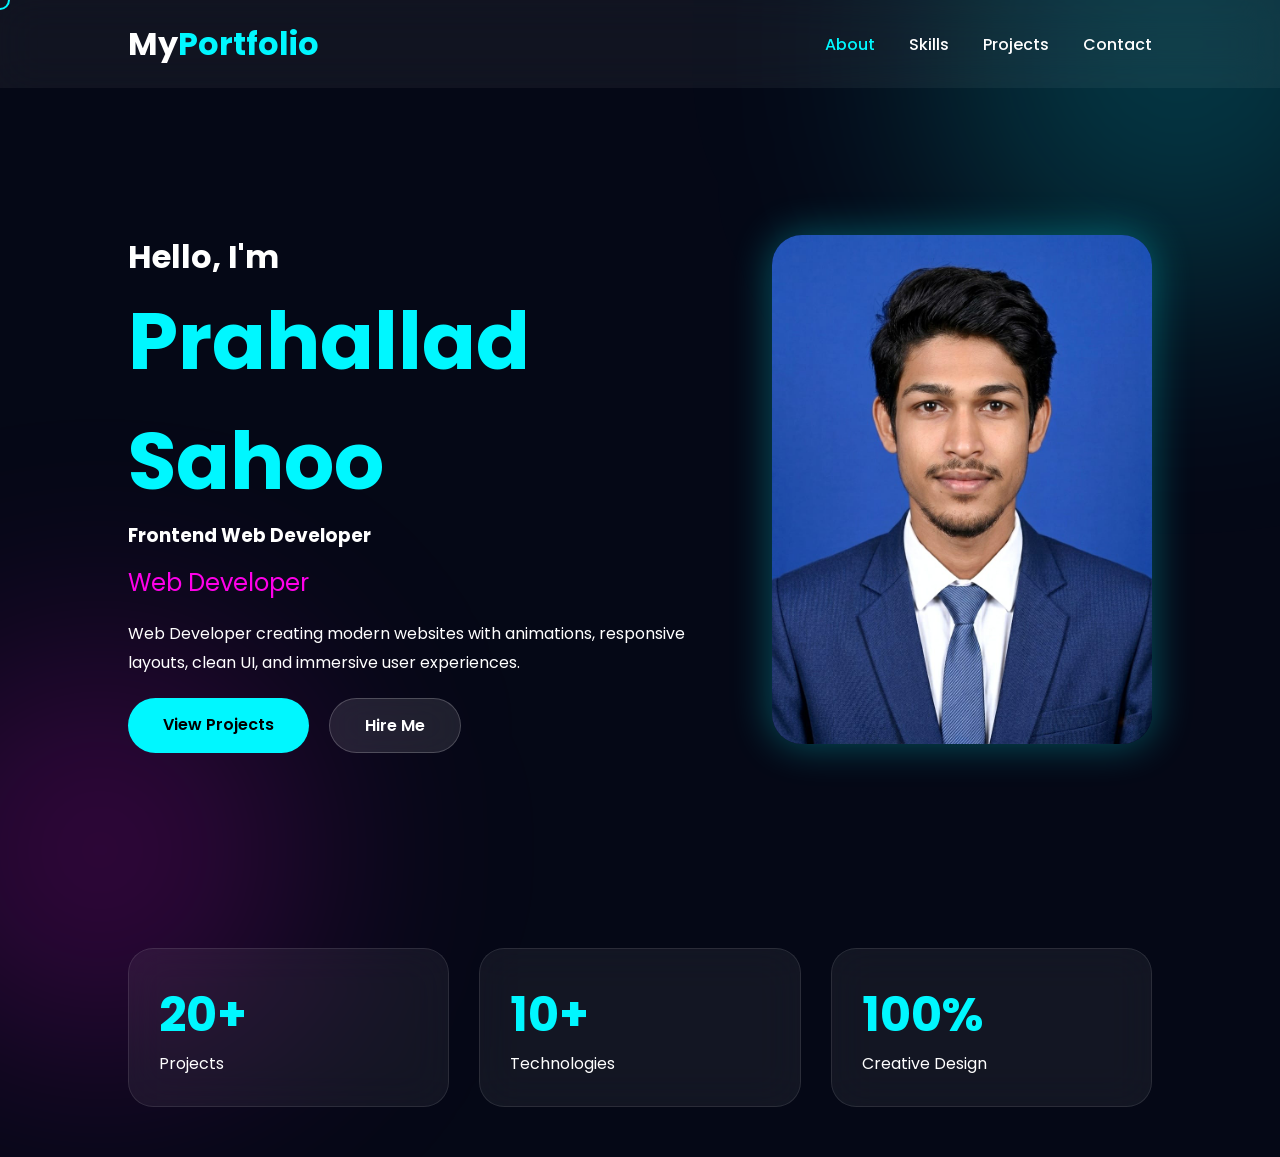
<file: personal portfolio/index.html>
<!DOCTYPE html>
<html lang="en">
<head>
  <meta charset="UTF-8" />
  <meta name="viewport" content="width=device-width, initial-scale=1.0" />
  <title>MY Portfolio | About Me</title>
  <link rel="stylesheet" href="style.css" />
  <link rel="preconnect" href="https://fonts.googleapis.com">
  <link href="https://fonts.googleapis.com/css2?family=Poppins:wght@300;400;500;600;700&display=swap" rel="stylesheet">
</head>
<body>

<div class="cursor"></div>

<header>
  <h1 class="logo">My<span>Portfolio</span></h1>

  <nav>
    <a href="index.html" class="active">About</a>
    <a href="skills.html">Skills</a>
    <a href="projects.html">Projects</a>
    <a href="contact.html">Contact</a>
  </nav>
</header>

<section class="hero">
  <div class="hero-content">
    <h2>Hello, I'm</h2>
    <h1>Prahallad Sahoo</h1>
    <h3>Frontend Web Developer</h3>
    

    <div class="typing-container">
      <span id="typing"></span>
    </div>

    <p>
  Web Developer creating modern websites with animations,
  responsive layouts, clean UI, and immersive user experiences.
</p>

    <div class="hero-buttons">
      <a href="projects.html" class="btn">View Projects</a>
      <a href="contact.html" class="btn glass">Hire Me</a>
    </div>
  </div>

  <div class="hero-image">
    <img src="images/123.png" alt="profile">
  </div>
</section>

<section class="stats">

  <div class="card">
    <h1>20+</h1>
    <p>Projects</p>
  </div>

  <div class="card">
    <h1>10+</h1>
    <p>Technologies</p>
  </div>

  <div class="card">
    <h1>100%</h1>
    <p>Creative Design</p>
  </div>

</section>
<script src="script.js"></script>
</body>
</html>
</file>
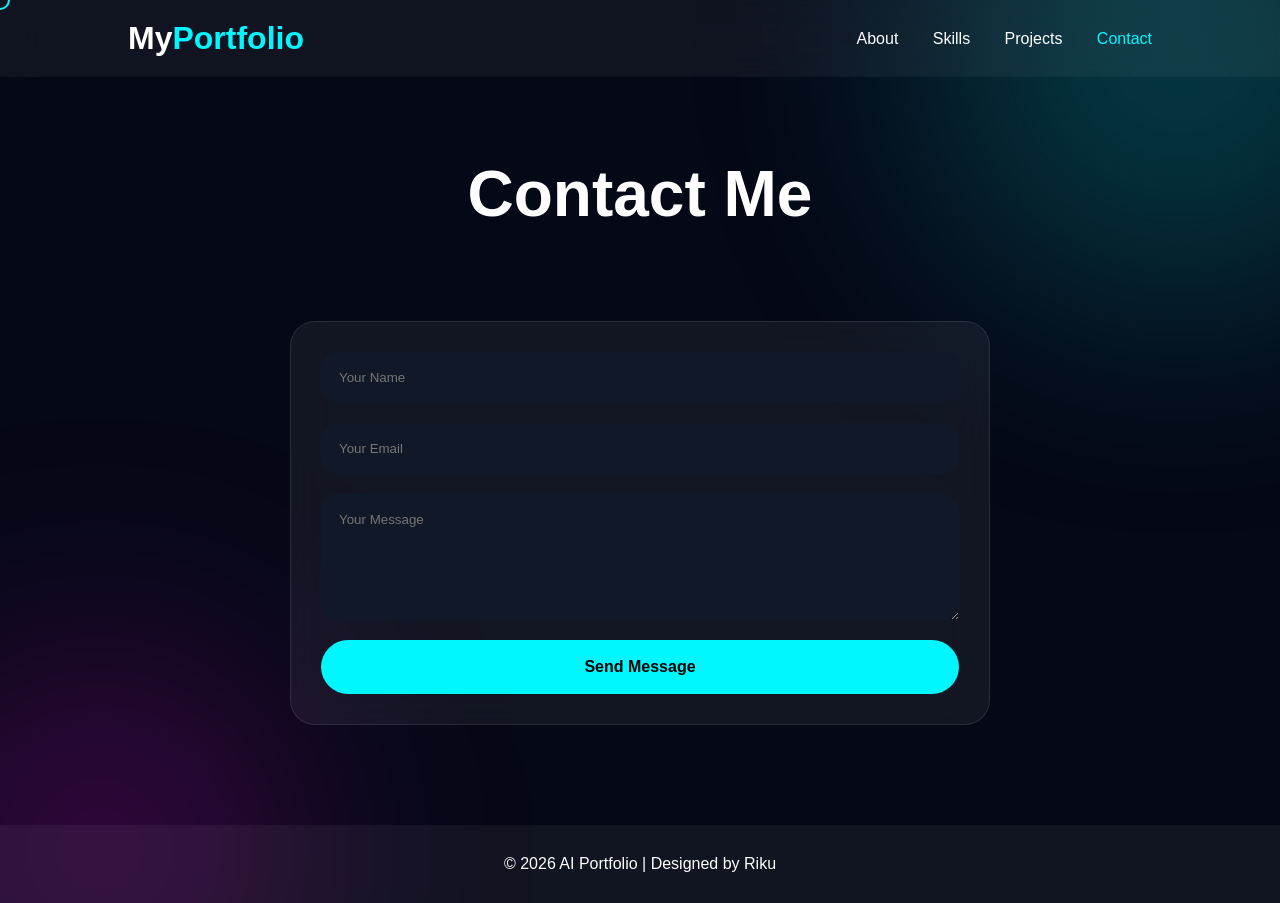
<file: personal portfolio/contact.html>
<!DOCTYPE html>
<html lang="en">
<head>
  <meta charset="UTF-8">
  <meta name="viewport" content="width=device-width, initial-scale=1.0">
  <title>Contact</title>
  <link rel="stylesheet" href="style.css">
</head>
<body>

<div class="cursor"></div>

<header>
  <h1 class="logo">My<span>Portfolio</span></h1>

  <nav>
    <a href="index.html">About</a>
    <a href="skills.html">Skills</a>
    <a href="projects.html">Projects</a>
    <a href="contact.html" class="active">Contact</a>
  </nav>
</header>
<section class="page-title">
  <h1>Contact Me</h1>
</section>

<section class="contact-container">

  <form class="contact-form">
    <input type="text" placeholder="Your Name">
    <input type="email" placeholder="Your Email">
    <textarea rows="6" placeholder="Your Message"></textarea>
    <button type="submit">Send Message</button>
  </form>

</section>

<footer>
  <p>© 2026 AI Portfolio | Designed by Riku</p>
</footer>

<script src="script.js"></script>
</body>
</html>
</file>
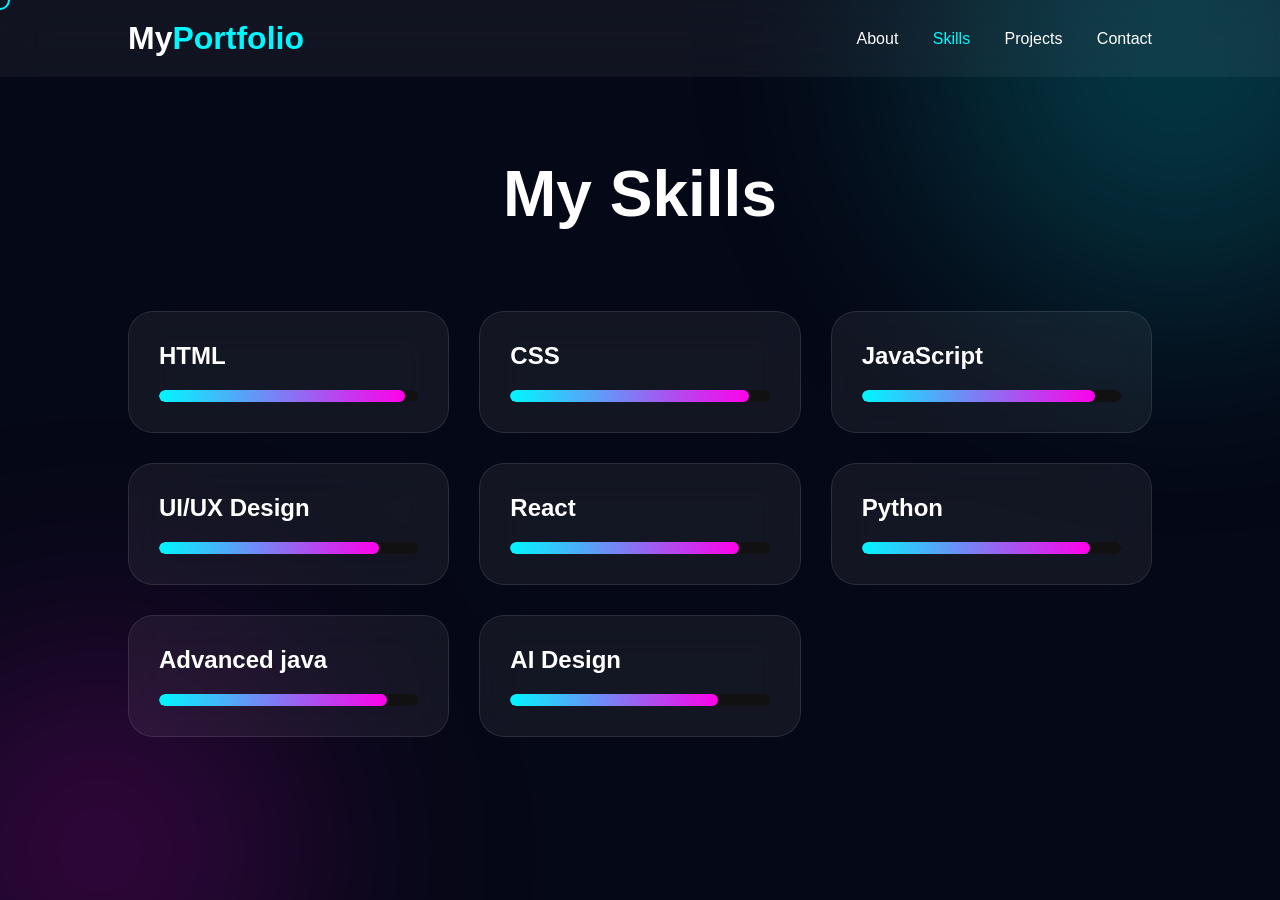
<file: personal portfolio/skills.html>
<!DOCTYPE html>
<html lang="en">
<head>
  <meta charset="UTF-8">
  <meta name="viewport" content="width=device-width, initial-scale=1.0">
  <title>Skills</title>
  <link rel="stylesheet" href="style.css">
</head>
<body>

<div class="cursor"></div>

<header>
  <h1 class="logo">My<span>Portfolio</span></h1>
   <nav>
    <a href="index.html">About</a>
    <a href="skills.html" class="active">Skills</a>
    <a href="projects.html">Projects</a>
    <a href="contact.html">Contact</a>
  </nav>
</header>

<section class="page-title">
  <h1>My Skills</h1>
</section>

<section class="skills-grid">

  <div class="skill-card">
    <h2>HTML</h2>
    <div class="progress"><span style="width:95%"></span></div>
  </div>

  <div class="skill-card">
    <h2>CSS</h2>
    <div class="progress"><span style="width:92%"></span></div>
  </div>
   <div class="skill-card">
    <h2>JavaScript</h2>
    <div class="progress"><span style="width:90%"></span></div>
  </div>

  <div class="skill-card">
    <h2>UI/UX Design</h2>
    <div class="progress"><span style="width:85%"></span></div>
  </div>

  <div class="skill-card">
    <h2>React</h2>
    <div class="progress"><span style="width:88%"></span></div>
  </div>

  <div class="skill-card">
    <h2>Python</h2>
    <div class="progress"><span style="width:88%"></span></div>
  </div>

  <div class="skill-card">
    <h2>Advanced java</h2>
    <div class="progress"><span style="width:88%"></span></div>
  </div>

  <div class="skill-card">
    <h2>AI Design</h2>
    <div class="progress"><span style="width:80%"></span></div>
  </div>
  </section>

<script src="script.js"></script>
</body>
</html>
</file>
<file: personal portfolio/style.css>
*{
  margin:0;
  padding:0;
  box-sizing:border-box;
  font-family:'Poppins',sans-serif;
}

body{
  background:#050816;
  color:white;
  overflow-x:hidden;
}

body::before{
  content:'';
  position:fixed;
  width:500px;
  height:500px;
  background:#00f7ff33;
  border-radius:50%;
  filter:blur(120px);
  top:-200px;
  right:-150px;
  z-index:-1;
}

body::after{
  content:'';
  position:fixed;
  width:400px;
  height:400px;
  background:#ff00ea33;
  border-radius:50%;
  filter:blur(120px);
  bottom:-150px;
  left:-100px;
  z-index:-1;
}

header{
  width:100%;
  padding:20px 10%;
  display:flex;
  justify-content:space-between;
  align-items:center;
  position:sticky;
  top:0;
  backdrop-filter:blur(20px);
  background:rgba(255,255,255,0.05);
  z-index:1000;
}
.logo{
  font-size:2rem;
}

.logo span{
  color:#00f7ff;
}

nav a{
  text-decoration:none;
  color:white;
  margin-left:30px;
  font-weight:500;
  transition:.3s;
}
nav a:hover,
nav .active{
  color:#00f7ff;
}

.hero{
  min-height:90vh;
  display:flex;
  justify-content:space-between;
  align-items:center;
  padding:80px 10%;
  gap:50px;
}
.hero-content{
  flex:1;
}

.hero-content h2{
  font-size:2rem;
}

.hero-content h1{
  font-size:5rem;
  color:#00f7ff;
}
.typing-container{
  font-size:1.5rem;
  margin:15px 0;
  color:#ff00ea;
}

.hero-content p{
  line-height:1.8;
  margin:20px 0;
  max-width:600px;
}

.hero-buttons{
  display:flex;
  gap:20px;
}

.btn{
  padding:14px 35px;
  border-radius:50px;
   background:#00f7ff;
  color:black;
  text-decoration:none;
  font-weight:600;
  transition:.4s;
}

.glass{
  background:rgba(255,255,255,0.1);
  border:1px solid rgba(255,255,255,0.2);
  color:white;
  backdrop-filter:blur(20px);
}
.btn:hover{
  transform:translateY(-5px);
  box-shadow:0 0 25px #00f7ff;
}

.hero-image img{
  width:380px;
  border-radius:30px;
  animation:float 4s ease-in-out infinite;
  box-shadow:0 0 40px #00f7ff55;
}

@keyframes float{
  0%{transform:translateY(0)}
  50%{transform:translateY(-20px)}
  100%{transform:translateY(0)}
}
.stats{
  display:grid;
  grid-template-columns:repeat(auto-fit,minmax(250px,1fr));
  gap:30px;
  padding:50px 10%;
}

.card,
.skill-card,
.project-card,
.contact-form{
  background:rgba(255,255,255,0.06);
  border:1px solid rgba(255,255,255,0.1);
  border-radius:25px;
  padding:30px;
  backdrop-filter:blur(20px);
  transition:.4s;
}
.card:hover,
.skill-card:hover,
.project-card:hover{
  transform:translateY(-10px);
  box-shadow:0 0 30px rgba(0,247,255,0.3);
}

.card h1{
  font-size:3rem;
  color:#00f7ff;
}

.page-title{
  text-align:center;
  padding:80px 10% 40px;
}
.page-title h1{
  font-size:4rem;
}

.skills-grid,
.projects-grid{
  padding:40px 10% 80px;
  display:grid;
  grid-template-columns:repeat(auto-fit,minmax(300px,1fr));
  gap:30px;
}

.progress{
  width:100%;
  height:12px;
  background:#111;
  border-radius:50px;
  margin-top:20px;
  overflow:hidden;
}
.progress span{
  display:block;
  height:100%;
  background:linear-gradient(90deg,#00f7ff,#ff00ea);
  border-radius:50px;
}

.project-card{
  position: relative;
  overflow: hidden;
  border-radius: 20px;
}

.project-card img{
  width: 100%;
  display: block;
}

.overlay{
  position: absolute;
  bottom: 0;
  left: 0;
  width: 100%;
  padding: 20px;
  background: rgba(0,0,0,0.7);
  color: white;
}

.project-card:hover .overlay{
  opacity:1;
}
.contact-container{
  padding:50px 10% 100px;
  display:flex;
  justify-content:center;
}

.contact-form{
  width:100%;
  max-width:700px;
  display:flex;
  flex-direction:column;
  gap:20px;
}
.contact-form input,
.contact-form textarea{
  padding:18px;
  background:#111827;
  border:none;
  border-radius:15px;
  color:white;
  outline:none;
}

.contact-form button{
  padding:18px;
  border:none;
  border-radius:50px;
  background:#00f7ff;
  font-size:1rem;
  font-weight:600;
  cursor:pointer;
  transition:.4s;
}

.contact-form button:hover{
  box-shadow:0 0 20px #00f7ff;
}
footer{
  text-align:center;
  padding:30px;
  background:rgba(255,255,255,0.05);
}

.cursor{
  width:20px;
  height:20px;
  border:2px solid #00f7ff;
  border-radius:50%;
  position:fixed;
  pointer-events:none;
  transform:translate(-50%,-50%);
  transition:.1s;
  z-index:9999;
}

@media(max-width:900px){
.hero{
  flex-direction:column;
  text-align:center;
}

.hero-content h1{
  font-size:4rem;
}

.hero-buttons{
  justify-content:center;
}

.hero-image img{
  width:300px;
}
header{
  flex-direction:column;
  gap:20px;
}

nav a{
  margin:0 10px;
}

}
</file>
